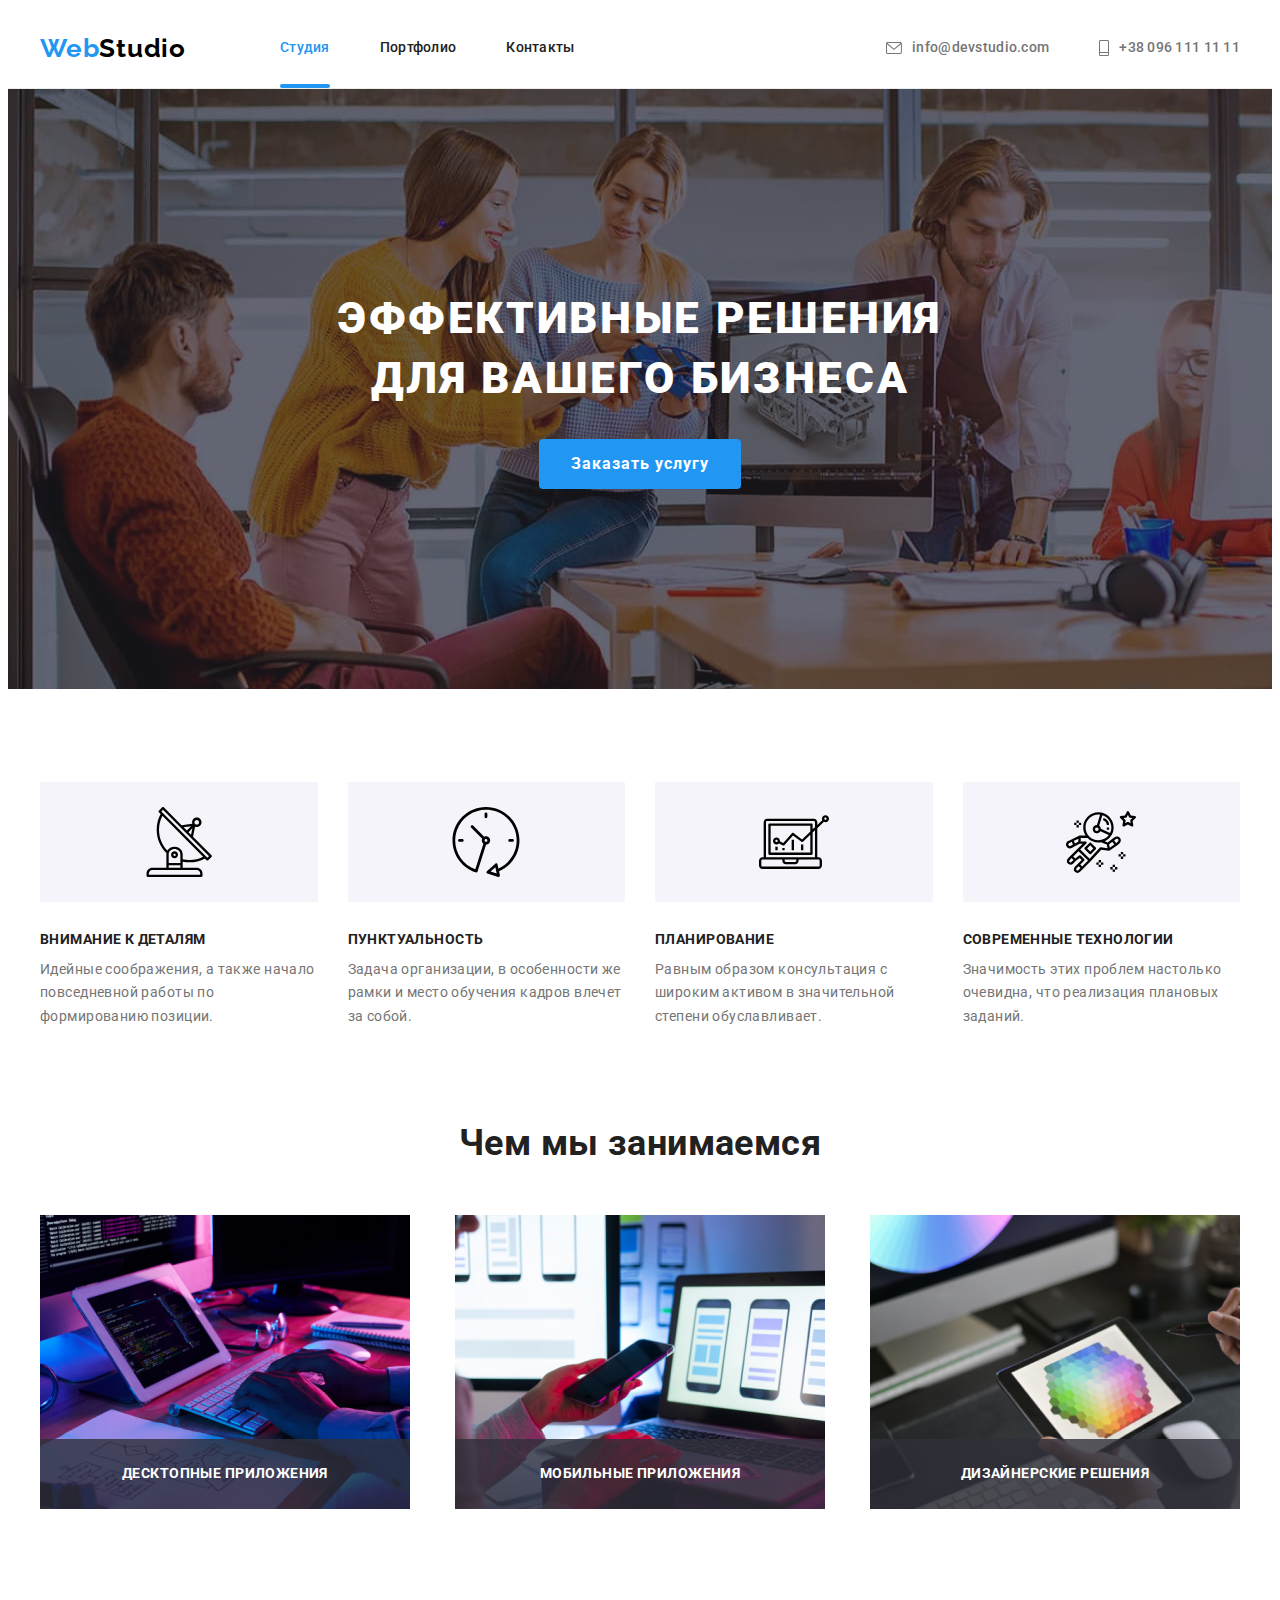
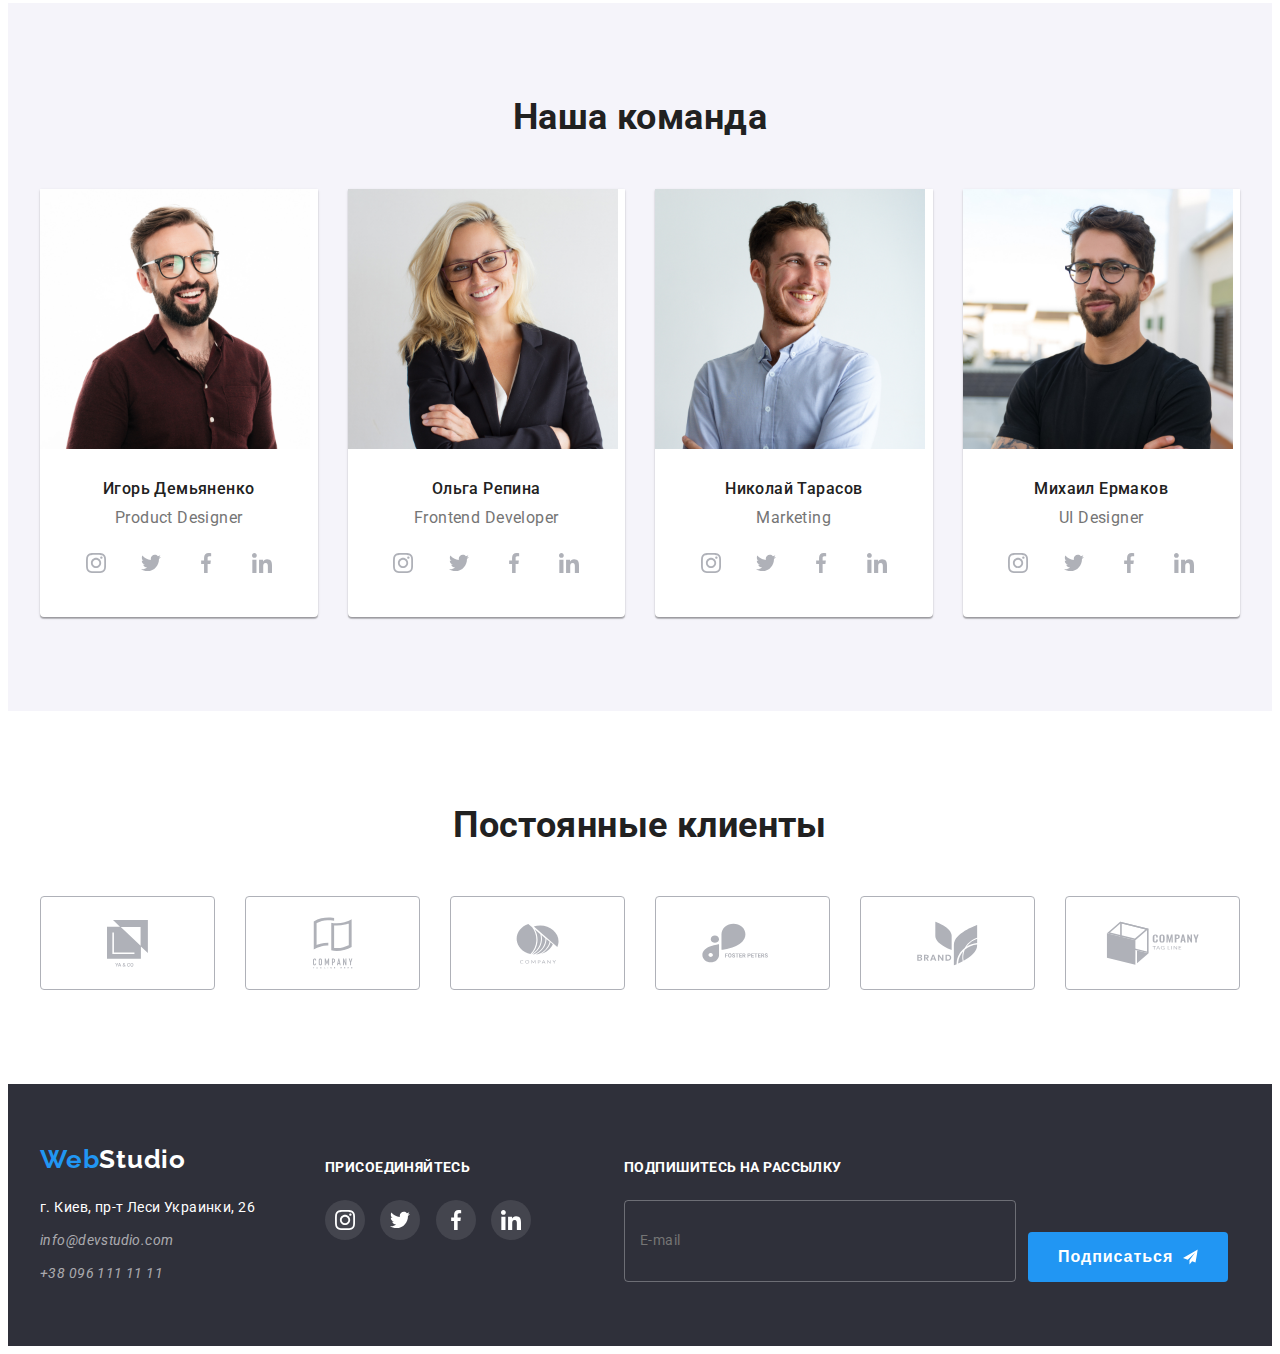
<file: index.html>
<!DOCTYPE html>
<html lang="ru">
<head>
    <meta charset="UTF-8">
    <meta http-equiv="X-UA-Compatible" content="IE=edge">
    <meta name="viewport" content="width=device-width, initial-scale=1.0">
    <title>Студия</title>
    <link href="https://fonts.googleapis.com/css2?family=Raleway:wght@700&family=Roboto:wght@400;500;700;900&display=swap" rel="stylesheet">
    <link rel="stylesheet" href="https://cdnjs.cloudflare.com/ajax/libs/modern-normalize/1.1.0/modern-normalize.min.css" integrity="sha512-wpPYUAdjBVSE4KJnH1VR1HeZfpl1ub8YT/NKx4PuQ5NmX2tKuGu6U/JRp5y+Y8XG2tV+wKQpNHVUX03MfMFn9Q==" crossorigin="anonymous" referrerpolicy="no-referrer" />
    <link rel="stylesheet" href="./css/styles.css">
</head>
<body>
    <header class="header">
        <div class="container">
        <nav class="menu">
            <a href="./index.html" class="logo link">Web<span class="logo-part">Studio</span></a>
            <ul class="list nav-list">
                <li class="item current-page-item "><a href="./index.html" class="menu-link link current-page-link">Студия</a></li>
                <li class="item"><a href="./portfolio.html" class="menu-link link">Портфолио</a></li>
                <li class="item"><a href="" class="menu-link link">Контакты</a></li>
            </ul>
            <ul class="contacts-list list">
              <li class="contacts-item">
                  <a href="mailto:info@devstudio.com" class="contacts-link link">
                      <svg class="icon-envelope" width="16" height="12"><use href="./symbol-defs.svg#icon-envelope"></use></svg>
                      <span>info@devstudio.com</span>
                    </a></li>
              <li class="contacts-item">
                  <a href="tel:+380961111111" class="contacts-link link">
                      <svg class="icon-phone" width="10" height="16"><use href="./symbol-defs.svg#icon-phone"></use></svg>
                      <span>+38 096 111 11 11</span>
                    </a></li>
        </ul>
        </nav>
        </div>
    </header>

    <main>
        <!-- герой -->
            <section class="hero">
             <div class="container">
                <h1 class="hero-header">Эффективные решения для вашего бизнеса</h1>
                <button type="button" data-modal-open class="buttons hero-button">Заказать услугу</button>
            </div> 
            </section>
        

        <!-- преимущества -->
        <section class="advantages section-padding">
         <div class="container">
            <h2 class="hidden">Преимущества</h2>
            <ul class="advantages-list list">
                <li class="advantages-item">
                    <div class="advantages-svg-wrapper">
                      <svg class="advantages-icons" width="70" height="70">
                        <use href="./symbol-defs.svg#icon-feature-1"></use>
                    </svg>
                                        </div>
                    <h3 class="advantages-header">Внимание к деталям</h3>
                    <p>Идейные соображения, а также начало повседневной работы по формированию позиции.</p>
                </li>
                <li class="advantages-item">
                    <div class="advantages-svg-wrapper">
                      <svg class="advantages-icons" width="70" height="70">
                        <use href="./symbol-defs.svg#icon-feature-2"></use>
                    </svg>
                                        </div>
                    <h3 class="advantages-header">Пунктуальность</h3>
                    <p>Задача организации, в особенности же рамки и место обучения кадров влечет за собой.</p>
                </li>
                <li class="advantages-item">
                    <div class="advantages-svg-wrapper">
                      <svg class="advantages-icons" width="70" height="70">
                        <use href="./symbol-defs.svg#icon-feature-3"></use>
                    </svg>
                                        </div>
                    <h3 class="advantages-header">Планирование</h3>
                    <p>Равным образом консультация с широким активом в значительной степени обуславливает.</p>
                </li>
                <li class="advantages-item">
                    <div class="advantages-svg-wrapper">
                      <svg class="advantages-icons" width="70" height="70">
                        <use href="./symbol-defs.svg#icon-feature-4"></use>
                    </svg>
                                        </div>
                    <h3 class="advantages-header">Современные технологии</h3>
                    <p>Значимость этих проблем настолько очевидна, что реализация плановых заданий.</p>
                </li>
            </ul>
            </div>
        </section>

        <!-- Чем мы занимаемся -->
        <section class="specialisation section-padding">
            <div class="container">
            <h2 class="section-header">Чем мы занимаемся</h2>
            <ul class="list">
                <li class="specialisation-item">
                    <div class="specialisation-item-wrapper">
                    <img src="./images/images-main-page/box1.jpg" alt="Написание кода" width="370">
                    <div class="text-wrapper">
                      <p class="specialisation-name">Десктопные приложения</p>
                    </div>
                </div></li>
                <li class="specialisation-item">
                    <div class="specialisation-item-wrapper">
                    <img src="./images/images-main-page/box2.jpg" alt="Адаптация контента под смарт
                    фон" width="370">
                    <div class="text-wrapper">
                      <p class="specialisation-name">Мобильные приложения</p>
                    </div>
                </div></li>
                <li class="specialisation-item">
                    <div class="specialisation-item-wrapper">
                    <img src="./images/images-main-page/box3.jpg" alt="Подбор цветов" width="370">
                    <div class="text-wrapper">
                      <p class="specialisation-name">Дизайнерские решения</p>
                    </div>    
                </div></li>
            </ul>
            </div>
        </section>

        <!-- Наша команда -->
        <section class="team section-padding">
            <div class="container">
            <h2 class="team-header">Наша команда</h2>
            <ul class="list">
                <li class="team-card">
                    <img src="./images/images-main-page/img.jpg" alt="Игорь Демьяненко" width="270">
                    <div class="members-description">
                    <h3 class="team-member">Игорь Демьяненко</h3>
                    <p lang="en" class="member-position">Product Designer</p>
                    <ul class="communities-list list">
                        <li class="communities-item">
                            <a href="" class="link communities-link">
                                <svg class="communities-icon-svg" width="20" height="20">
                                    <use href="./symbol-defs.svg#icon-instagram"></use>
                                </svg>
                            </a>
                        </li>
                        <li class="communities-item">
                            <a href="" class="link communities-link">
                                <svg class="communities-icon-svg" width="20" height="20">
                                    <use href="./symbol-defs.svg#icon-twitter"></use>
                                </svg>
                            </a>
                        </li>
                        <li class="communities-item">
                            <a href="" class="link communities-link">
                                <svg class="communities-icon-svg" width="20" height="20">
                                    <use href="./symbol-defs.svg#icon-facebook"></use>
                                </svg>
                            </a>
                        </li>
                        <li class="communities-item">
                            <a href="" class="link communities-link">
                                <svg class="communities-icon-svg" width="20" height="20">
                                    <use href="./symbol-defs.svg#icon-linkedin"></use>
                                </svg>
                            </a>
                        </li>
                    </ul>
                    </div>
                </li>
                <li class="team-card">
                    <img src="./images/images-main-page/img1.jpg" alt="Ольга Репина" width="270">
                    <div class="members-description">
                    <h3 class="team-member">Ольга Репина</h3>
                    <p lang="en" class="member-position">Frontend Developer</p>
                    <ul class="communities-list list">
                        <li class="communities-item">
                            <a href="" class="link communities-link">
                                <svg class="communities-icon-svg" width="20" height="20">
                                    <use href="./symbol-defs.svg#icon-instagram"></use>
                                </svg>
                            </a>
                        </li>
                        <li class="communities-item">
                            <a href="" class="link communities-link">
                                <svg class="communities-icon-svg" width="20" height="20">
                                    <use href="./symbol-defs.svg#icon-twitter"></use>
                                </svg>
                            </a>
                        </li>
                        <li class="communities-item">
                            <a href="" class="link communities-link">
                                <svg class="communities-icon-svg" width="20" height="20">
                                    <use href="./symbol-defs.svg#icon-facebook"></use>
                                </svg>
                            </a>
                        </li>
                        <li class="communities-item">
                            <a href="" class="link communities-link">
                                <svg class="communities-icon-svg" width="20" height="20">
                                    <use href="./symbol-defs.svg#icon-linkedin"></use>
                                </svg>
                            </a>
                        </li>
                    </ul>
                    </div>
                </li>
                <li class="team-card">
                    <img src="./images/images-main-page/img2.jpg" alt="Николай Тарасов" width="270">
                    <div class="members-description">
                    <h3 class="team-member">Николай Тарасов</h3>
                    <p lang="en" class="member-position">Marketing</p>
                    <ul class="communities-list list">
                        <li class="communities-item">
                            <a href="" class="link communities-link">
                                <svg class="communities-icon-svg" width="20" height="20">
                                    <use href="./symbol-defs.svg#icon-instagram"></use>
                                </svg>
                            </a>
                        </li>
                        <li class="communities-item">
                            <a href="" class="link communities-link">
                                <svg class="communities-icon-svg" width="20" height="20">
                                    <use href="./symbol-defs.svg#icon-twitter"></use>
                                </svg>
                            </a>
                        </li>
                        <li class="communities-item">
                            <a href="" class="link communities-link">
                                <svg class="communities-icon-svg" width="20" height="20">
                                    <use href="./symbol-defs.svg#icon-facebook"></use>
                                </svg>
                            </a>
                        </li>
                        <li class="communities-item">
                            <a href="" class="link communities-link">
                                <svg class="communities-icon-svg" width="20" height="20">
                                    <use href="./symbol-defs.svg#icon-linkedin"></use>
                                </svg>
                            </a>
                        </li>
                    </ul>
                    </div>
                </li>
                <li class="team-card">
                    <img src="./images/images-main-page/img3.jpg" alt="Михаил Ермаков" width="270">
                    <div class="members-description">
                    <h3 class="team-member">Михаил Ермаков</h3>
                    <p lang="en" class="member-position">UI Designer</p>
                    <ul class="communities-list list">
                        <li class="communities-item">
                            <a href="" class="link communities-link">
                                <svg class="communities-icon-svg" width="20" height="20">
                                    <use href="./symbol-defs.svg#icon-instagram"></use>
                                </svg>
                            </a>
                        </li>
                        <li class="communities-item">
                            <a href="" class="link communities-link">
                                <svg class="communities-icon-svg" width="20" height="20">
                                    <use href="./symbol-defs.svg#icon-twitter"></use>
                                </svg>
                            </a>
                        </li>
                        <li class="communities-item">
                            <a href="" class="link communities-link">
                                <svg class="communities-icon-svg" width="20" height="20">
                                    <use href="./symbol-defs.svg#icon-facebook"></use>
                                </svg>
                            </a>
                        </li>
                        <li class="communities-item">
                            <a href="" class="link communities-link">
                                <svg class="communities-icon-svg" width="20" height="20">
                                    <use href="./symbol-defs.svg#icon-linkedin"></use>
                                </svg>
                            </a>
                        </li>
                    </ul>
                    </div>
                </li>
            </ul>
            </div>
        </section>

  <!-- Постоянные клиенты -->
        <section class="section-padding regular-clients">
<div class="container">
    <h2 class="section-header">Постоянные клиенты</h2>
    <ul class="list clients-list">
        <li class="clients-list-item">
            <a href="" class="link">
                <svg class="clients-icon-svg"  width="41" height="47">
                    <use href="./symbol-defs.svg#icon-client-1"></use>
                </svg>
            </a>
        </li>
        <li class="clients-list-item">
            <a href="" class="link">
                <svg width="40" height="52" class="clients-icon-svg">
                    <use href="./symbol-defs.svg#icon-client-2"></use>
                </svg>
            </a>
        </li>
        <li class="clients-list-item">
            <a href="" class="link">
                <svg width="43" height="41" class="clients-icon-svg">
                    <use href="./symbol-defs.svg#icon-client-3"></use>
                </svg>
            </a>
        </li>
        <li class="clients-list-item">
            <a href="" class="link">
                <svg width="84" height="40" class="clients-icon-svg">
                    <use href="./symbol-defs.svg#icon-client-4"></use>
                </svg>
            </a>
        </li>
        <li class="clients-list-item">
            <a href="" class="link">
                <svg width="63" height="45" class="clients-icon-svg">
                    <use href="./symbol-defs.svg#icon-client-5"></use>
                </svg>
            </a>
        </li>
        <li class="clients-list-item">
            <a href="" class="link">
                <svg width="94" height="44" class="clients-icon-svg">
                    <use href="./symbol-defs.svg#icon-client-6"></use>
                </svg>
            </a>
        </li>
    </ul>
</div>
        </section>
    </main>
    <footer class="footer">
        <div class="container">
            <div class="footer-first-flex">
        <a href="./index.html" class="logo link">Web<span class="logo-part">Studio</span></a>
            <address>
               <ul class="list">
                   <li class="address-item"><a href="https://www.google.com/maps/place/%D0%B1%D1%83%D0%BB.+%D0%9B%D0%B5%D1%81%D0%B8+%D0%A3%D0%BA%D1%80%D0%B0%D0%B8%D0%BD%D0%BA%D0%B8,+26,+%D0%9A%D0%B8%D0%B5%D0%B2,+02000/@50.4265807,30.5383858,17z/data=!3m1!4b1!4m5!3m4!1s0x40d4cf0e033ecbe9:0x57a4dffefec77da0!8m2!3d50.4265807!4d30.5383858?shorturl=1" class="link place">г. Киев, пр-т Леси Украинки, 26</a></li>
                   <li class="address-item"><a href="mailto:info@devstudio.com" class="contacts link">info@devstudio.com</a></li>
                   <li class="address-item"><a href="tel:+380961111111" class="contacts link">+38 096 111 11 11</a></li>
               </ul>
            </address>
            </div>
            <div class="footer-second-flex">
            <b class="footer-communities-header">ПРИСОЕДИНЯЙТЕСЬ</b>
            <ul class="communities-list list">
                        <li class="communities-item">
                            <a href="" class="link communities-link">
                                <svg class="communities-icon-svg" width="20" height="20">
                                    <use href="./symbol-defs.svg#icon-instagram"></use>
                                </svg>
                            </a>
                        </li>
                        <li class="communities-item">
                            <a href="" class="link communities-link">
                                <svg class="communities-icon-svg" width="20" height="20">
                                    <use href="./symbol-defs.svg#icon-twitter"></use>
                                </svg>
                            </a>
                        </li>
                        <li class="communities-item">
                            <a href="" class="link communities-link">
                                <svg class="communities-icon-svg" width="20" height="20">
                                    <use href="./symbol-defs.svg#icon-facebook"></use>
                                </svg>
                            </a>
                        </li>
                        <li class="communities-item">
                            <a href="" class="link communities-link">
                                <svg class="communities-icon-svg" width="20" height="20">
                                    <use href="./symbol-defs.svg#icon-linkedin"></use>
                                </svg>
                            </a>
                        </li>
                    </ul>
            </div>
            <div class="footer-third-flex">
                <b class="footer-email-header">Подпишитесь на рассылку</b>
                    <form class="email-form">
                        <label class="email-field">
                            <input type="email" name="user-email" class="email-input" placeholder=" ">
                            <span class="email-form-label">E-mail</span>
                        </label>
                        <button type="submit" class="subscribe-button">
                        <span class="subscribe-button-text">Подписаться</span>
                        <svg width="24" height="24" class="icon-send">
                            <use href="./symbol-defs.svg#icon-send"></use>
                        </svg>
                    </button>
                    </form>
            </div>
            </div>
    </footer>
    <div data-modal class="backdrop is-hidden">
        <div class="modal-window">
            <button type="button" data-modal-close class="close-button"><svg width="18" height="18">
            <use href="./symbol-defs.svg#icon-close"></use>
        </svg></button>
        <p class="modal-text">Оставьте свои данные, мы вам перезвоним</p>
        <form>
        <label class="form-field">
            <span class="form-label">Имя</span>
                <input name="form-user-name" type="text" class="form-input">
                      <span class="input-icon">
                        <svg width="18" height="18">
                          <use href="./symbol-defs.svg#icon-person"></use>
                </svg>
            </span>
        </label>
        <label class="form-field">
            <span class="form-label">Телефон</span>
                <input name="form-telephone" type="tel" class="form-input">
                  <span class="input-icon">
                        <svg width="18" height="18">
                          <use href="./symbol-defs.svg#icon-telephone"></use>
                </svg>
            </span>
        </label>
        <label class="form-field">
            <span class="form-label">Почта</span>
                <input name="form-email" type="email" class="form-input">
                  <span class="input-icon">
                        <svg width="18" height="18">
                          <use href="./symbol-defs.svg#icon-email"></use>
                </svg>
            </span>
        </label>
        <label class="form-field">
            <span class="form-label">Комментарий</span>
            <textarea name="form-comment"  class="form-input form-input-area" placeholder="Введите текст"></textarea>
        </label>
        <label class="form-field checkbox-form-field">
            <input name="form-terms" type="checkbox" class="checkbox-input hidden" value="true">
            <span class="checkbox-label">Соглашаюсь с рассылкой и принимаю <a class="link" href="">Условия договора</a></span>
            <span class="checkbox-icon"></span>
        </label>
        <button type="submit" class="submit-button-modal buttons">Отправить</button>
        </form>
        </div>
    </div>
    <script src="./js/modal.js"></script>
</body>
</html>
</file>
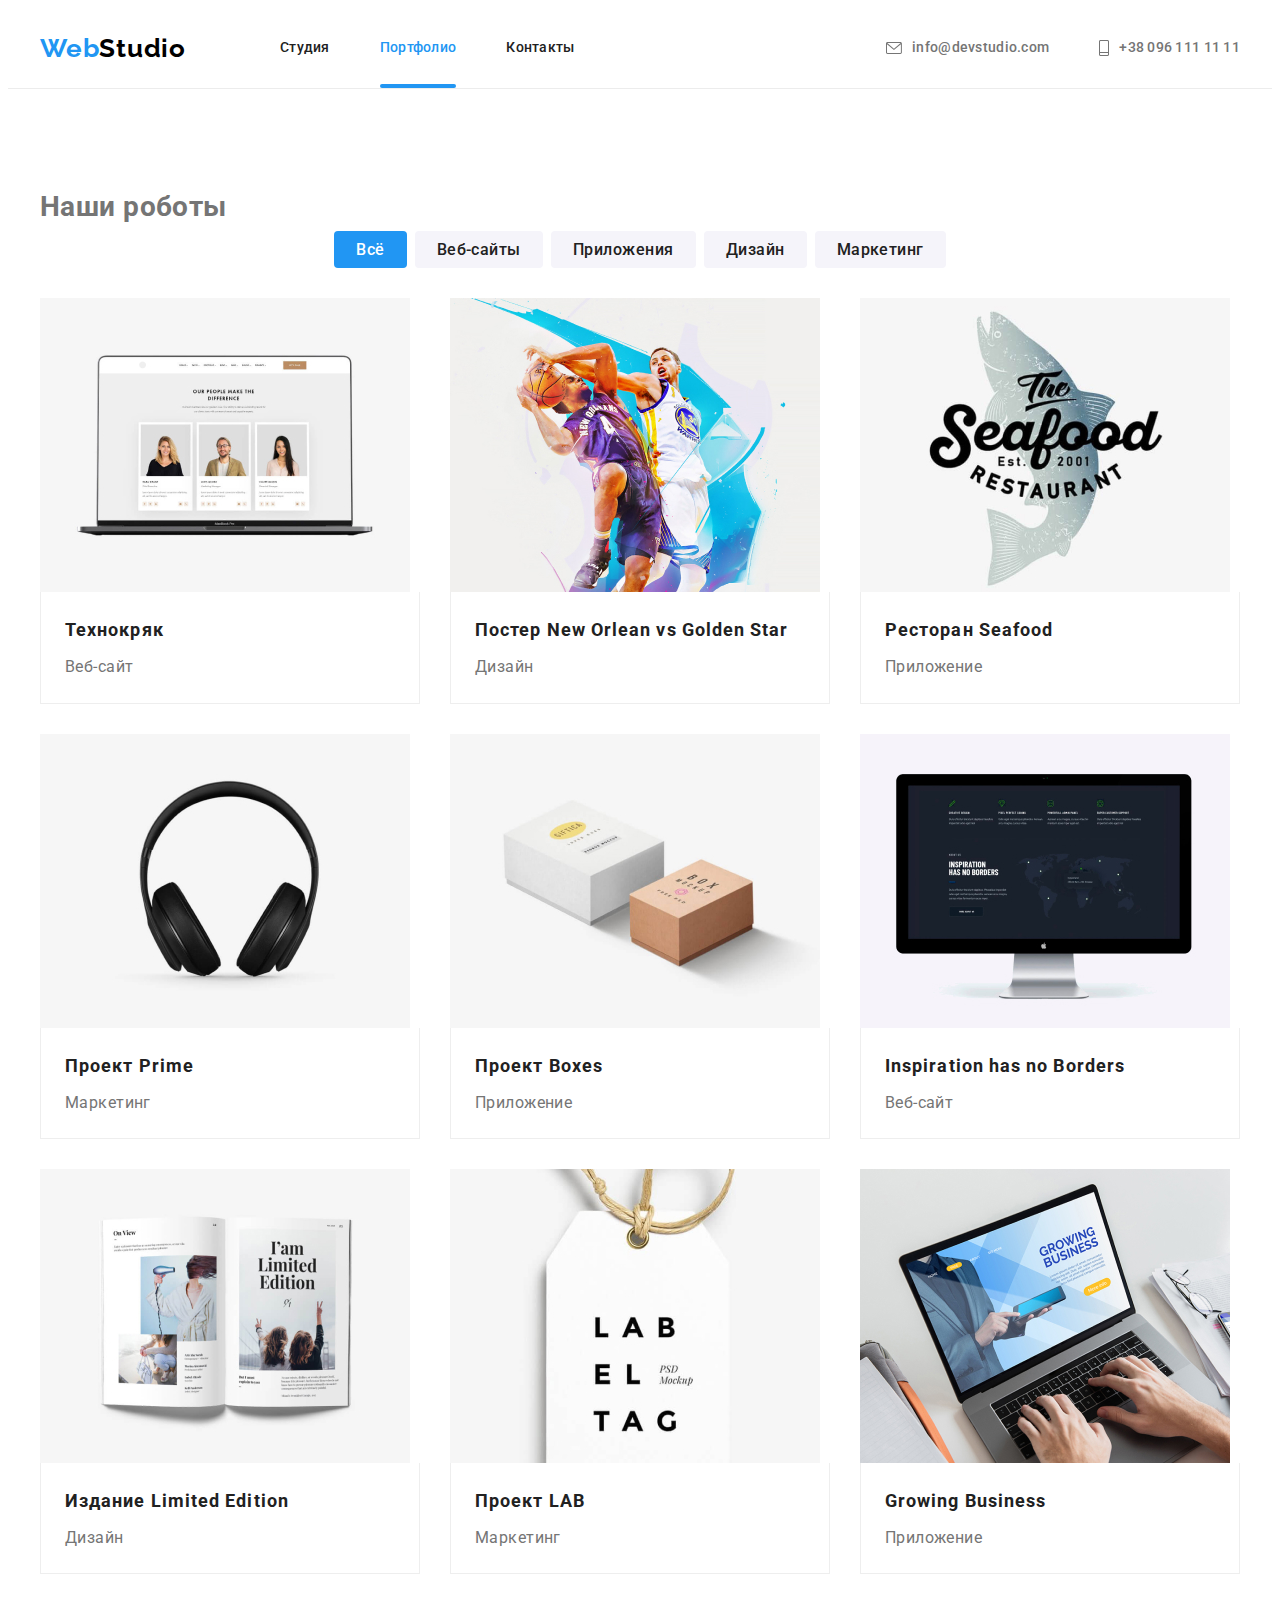
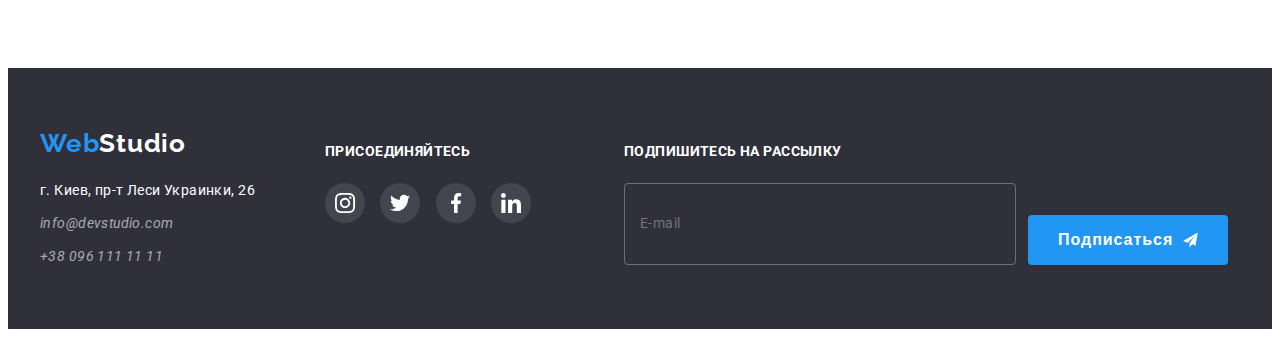
<file: portfolio.html>
<!DOCTYPE html>
<html lang="ru">
<head>
    <meta charset="UTF-8">
    <meta http-equiv="X-UA-Compatible" content="IE=edge">
    <meta name="viewport" content="width=device-width, initial-scale=1.0">
    <title>Портфолио</title>
    <link href="https://fonts.googleapis.com/css2?family=Raleway:wght@700&family=Roboto:wght@400;500;700;900&display=swap" rel="stylesheet">
    <link rel="stylesheet" href="https://cdnjs.cloudflare.com/ajax/libs/modern-normalize/1.1.0/modern-normalize.min.css" integrity="sha512-wpPYUAdjBVSE4KJnH1VR1HeZfpl1ub8YT/NKx4PuQ5NmX2tKuGu6U/JRp5y+Y8XG2tV+wKQpNHVUX03MfMFn9Q==" crossorigin="anonymous" referrerpolicy="no-referrer" />
    <link rel="stylesheet" href="./css/styles.css">
</head>
<body>

            <header class="header">
        <div class="container">
        <nav class="menu">
            <a href="./index.html" class="logo link">Web<span class="logo-part">Studio</span></a>
            <ul class="list nav-list">
                <li class="item"><a href="./index.html" class="menu-link link">Студия</a></li>
                <li class="item current-page-item"><a href="./portfolio.html" class="menu-link link current-page-link">Портфолио</a></li>
                <li class="item"><a href="" class="menu-link link">Контакты</a></li>
            </ul>
            <ul class="contacts-list list">
              <li class="contacts-item">
                  <a href="mailto:info@devstudio.com" class="contacts-link link">
                      <svg class="icon-envelope" width="16" height="12"><use href="./symbol-defs.svg#icon-envelope"></use></svg>
                      <span>info@devstudio.com</span>
                    </a></li>
              <li class="contacts-item">
                  <a href="tel:+380961111111" class="contacts-link link">
                      <svg class="icon-phone" width="10" height="16"><use href="./symbol-defs.svg#icon-phone"></use></svg>
                      <span>+38 096 111 11 11</span>
                    </a></li>
        </ul>
        </nav>
        </div>
    </header>

   <main>
       <section class="projects">
           <div class="container">
           <h1 class="hidden-title">Наши роботы</h1>
           <ul class="filter list">
               <li class="item"><button type="button" class="filter-buttons buttons current-button">Всё</button></li>
               <li class="item"><button type="button" class="filter-buttons buttons">Веб-сайты</button></li>
               <li class="item"><button type="button" class="filter-buttons buttons">Приложения</button></li>
               <li class="item"><button type="button" class="filter-buttons buttons">Дизайн</button></li>
               <li class="item"><button type="button" class="filter-buttons buttons">Маркетинг</button></li>
           </ul>
           <ul class="projects-list list">
               <li class="cards">
                <a href="" class="link">
                <div class="card-thumb">
                  <img src="./images/images-page-portfolio/img0.jpg" alt="Страница сайта Технокряк" width="370">
                  <p class="overlay-text">Ресурс предлагает комплексные предложения с разным уровнем функционала и сервисов. Все это позволит посетителю получить исчерпывающие сведения о компании или частном лице.</p>
                </div>
                <div class="card-description">
                    <h2 class="card-name">Технокряк</h2>
                    <p class="card-type">Веб-сайт</p>
                </div>
                </a></li>
               <li class="cards">
                <a href="" class="link">
                <div class="card-thumb">
                  <img src="./images/images-page-portfolio/img1.jpg" alt="Баскетболисты играют" width="370" class="basketball-card"> 
                  <p class="overlay-text">Ресурс предлагает комплексные предложения с разным уровнем функционала и сервисов. Все это позволит посетителю получить исчерпывающие сведения о компании или частном лице.</p>
                </div>   
                    <div class="card-description">
                    <h2 class="card-name">Постер <span lang="en">New Orlean vs Golden Star</span></h2>
                    <p class="card-type">Дизайн</p>
                </div>
                </a></li>
               <li class="cards">
                <a href="" class="link">
                <div class="card-thumb">
                  <img src="./images/images-page-portfolio/img2.jpg" alt="Лого ресторана Seafood" width="370">
                  <p class="overlay-text">Ресурс предлагает комплексные предложения с разным уровнем функционала и сервисов. Все это позволит посетителю получить исчерпывающие сведения о компании или частном лице.</p>
                </div>   
                    <div class="card-description">
                    <h2 class="card-name">Ресторан <span lang="en">Seafood</span></h2>
                     <p class="card-type">Приложение</p>
                     </div>
                </a></li>
               <li class="cards">
                <a href="" class="link">
                <div class="card-thumb">
                  <img src="./images/images-page-portfolio/img3.jpg" alt="Наушники" width="370">
                  <p class="overlay-text">Ресурс предлагает комплексные предложения с разным уровнем функционала и сервисов. Все это позволит посетителю получить исчерпывающие сведения о компании или частном лице.</p>
                </div>   
                    <div class="card-description">
                    <h2 class="card-name">Проект <span lang="en">Prime</span></h2>
                    <p class="card-type">Маркетинг</p>
                </div>
                </a></li>
               <li class="cards">
                <a href="" class="link">
                <div class="card-thumb">
                  <img src="./images/images-page-portfolio/img4.jpg" alt="Коробки" width="370">
                  <p class="overlay-text">Ресурс предлагает комплексные предложения с разным уровнем функционала и сервисов. Все это позволит посетителю получить исчерпывающие сведения о компании или частном лице.</p>
                </div>   
                    <div class="card-description">
                    <h2 class="card-name">Проект <span lang="en">Boxes</span></h2>
                    <p class="card-type">Приложение</p>
                </div>
                </a></li>
               <li class="cards">
                <a href="" class="link">
                <div class="card-thumb">
                  <img src="./images/images-page-portfolio/img5.jpg" alt=" Страница сайта Inspiration has no Borders" width="370">
                  <p class="overlay-text">Ресурс предлагает комплексные предложения с разным уровнем функционала и сервисов. Все это позволит посетителю получить исчерпывающие сведения о компании или частном лице.</p>
                </div>   
                    <div class="card-description">
                    <h2 lang="en" class="card-name">Inspiration has no Borders</h2>
                    <p class="card-type">Веб-сайт</p>
               </div>
                </a></li>
               <li class="cards">
                <a href="" class="link">
                <div class="card-thumb">
                  <img src="./images/images-page-portfolio/img6.jpg" alt="Открытая книга" width="370">
                  <p class="overlay-text">Ресурс предлагает комплексные предложения с разным уровнем функционала и сервисов. Все это позволит посетителю получить исчерпывающие сведения о компании или частном лице.</p>
                </div>   
                    <div class="card-description">
                    <h2 class="card-name">Издание <span lang="en">Limited Edition</span></h2>
                    <p class="card-type">Дизайн</p>
                 </div>
                </a></li>
               <li class="cards">
                <a href="" class="link">
                <div class="card-thumb">
                  <img src="./images/images-page-portfolio/img7.jpg" alt="Логотип проекта" width="370">
                  <p class="overlay-text">Ресурс предлагает комплексные предложения с разным уровнем функционала и сервисов. Все это позволит посетителю получить исчерпывающие сведения о компании или частном лице.</p>
               </div>   
                   <div class="card-description">
                   <h2 class="card-name">Проект <span lang="en">LAB</span></h2>
                   <p class="card-type">Маркетинг</p>
               </div>
                </a></li>
                <li class="cards">
                 <a href="" class="link">
                    <div class="card-thumb">
                      <img src="./images/images-page-portfolio/img8.jpg" alt="Приложение Growing Business на ноутбуке" width="370">
                      <p class="overlay-text">Ресурс предлагает комплексные предложения с разным уровнем функционала и сервисов. Все это позволит посетителю получить исчерпывающие сведения о компании или частном лице.</p>
                    </div>
                        <div class="card-description">
                    <h2 lang="en" class="card-name">Growing Business</h2>
                    <p class="card-type">Приложение</p>
                 </div>
                </a></li>
           </ul>
           </div>
       </section>
   </main>
     <footer class="footer">
        <div class="container">
            <div class="footer-first-flex">
        <a href="./index.html" class="logo link">Web<span class="logo-part">Studio</span></a>
            <address>
               <ul class="list">
                   <li class="address-item"><a href="https://www.google.com/maps/place/%D0%B1%D1%83%D0%BB.+%D0%9B%D0%B5%D1%81%D0%B8+%D0%A3%D0%BA%D1%80%D0%B0%D0%B8%D0%BD%D0%BA%D0%B8,+26,+%D0%9A%D0%B8%D0%B5%D0%B2,+02000/@50.4265807,30.5383858,17z/data=!3m1!4b1!4m5!3m4!1s0x40d4cf0e033ecbe9:0x57a4dffefec77da0!8m2!3d50.4265807!4d30.5383858?shorturl=1" class="link place">г. Киев, пр-т Леси Украинки, 26</a></li>
                   <li class="address-item"><a href="mailto:info@devstudio.com" class="contacts link">info@devstudio.com</a></li>
                   <li class="address-item"><a href="tel:+380961111111" class="contacts link">+38 096 111 11 11</a></li>
               </ul>
            </address>
            </div>
            <div class="footer-second-flex">
            <b class="footer-communities-header">ПРИСОЕДИНЯЙТЕСЬ</b>
            <ul class="communities-list list">
                        <li class="communities-item">
                            <a href="" class="link communities-link">
                                <svg class="communities-icon-svg" width="20" height="20">
                                    <use href="./symbol-defs.svg#icon-instagram"></use>
                                </svg>
                            </a>
                        </li>
                        <li class="communities-item">
                            <a href="" class="link communities-link">
                                <svg class="communities-icon-svg" width="20" height="20">
                                    <use href="./symbol-defs.svg#icon-twitter"></use>
                                </svg>
                            </a>
                        </li>
                        <li class="communities-item">
                            <a href="" class="link communities-link">
                                <svg class="communities-icon-svg" width="20" height="20">
                                    <use href="./symbol-defs.svg#icon-facebook"></use>
                                </svg>
                            </a>
                        </li>
                        <li class="communities-item">
                            <a href="" class="link communities-link">
                                <svg class="communities-icon-svg" width="20" height="20">
                                    <use href="./symbol-defs.svg#icon-linkedin"></use>
                                </svg>
                            </a>
                        </li>
                    </ul>
            </div>
            <div class="footer-third-flex">
                <b class="footer-email-header">Подпишитесь на рассылку</b>
                    <form class="email-form">
                        <label class="email-field">
                            <input type="email" name="user-email" class="email-input" placeholder=" ">
                            <span class="email-form-label">E-mail</span>
                        </label>
                        <button type="submit" class="subscribe-button">
                        <span class="subscribe-button-text">Подписаться</span>
                        <svg width="24" height="24" class="icon-send">
                            <use href="./symbol-defs.svg#icon-send"></use>
                        </svg>
                    </button>
                    </form>
            </div>
            </div>
    </footer>
</body>
</html>
</file>
<file: css/styles.css>
p,
h1,
h2,
h3,
h4,
h5,
h6 {
  margin: 0px;
}

ul,
ol {
  margin: 0px;
  padding-left: 0px;
}

img {
  display: block;
}

.link {
  text-decoration: none;
  margin: 0;
  padding: 0;
  color: inherit;
}
.list {
  list-style-type: none;
  margin: 0;
  padding: 0;
}

.buttons {
  font-family: inherit;
  cursor: pointer;
  border: none;
  border-radius: 4px;
}
.container {
  width: 1200px;
  padding-left: 15px;
  padding-right: 15px;
  margin: 0 auto;
}

.section-padding {
  padding-top: var(--typical-value);
  padding-bottom: var(--typical-value);
}

/* COLORS */

:root {
  --primary-main-color: #212121;
  --secondary-main-color: #ffffff;
  --accent-color: #2196f3;
  --text-color: #757575;
  --extra-text-color: rgba(255, 255, 255, 0.6);
  --secondary-background-color: #f5f4fa;
  --extra-background-color: #2f303a;
  --typical-value: 94px;
  --typical-margine: 30px;
  --typical-transition: color 250ms cubic-bezier(0.4, 0, 0.2, 1),
    box-shadow 250ms cubic-bezier(0.4, 0, 0.2, 1),
    background-color 250ms cubic-bezier(0.4, 0, 0.2, 1);
}

/* BODY */

body {
  font-family: "Roboto", sans-serif;
  font-style: normal;
  font-weight: 400;
  font-size: 14px;
  line-height: 1.7;
  letter-spacing: 0.03em;
  color: var(--text-color);
  background-color: var(--secondary-main-color);
}

/* HEADER */

.header {
  font-weight: 500;
  line-height: 1.14;
  letter-spacing: 0.02em;
  border-bottom: 1px solid #ececec;
}

/* ЛОГОТИП */

.logo {
  font-family: "Raleway", sans-serif;
  font-style: normal;
  font-weight: 700;
  font-size: 26px;
  line-height: 1.19;
  letter-spacing: 0.03em;
  color: #2196f3;
}

.header .logo-part {
  color: #000000;
}

/* НАВИГАЦИЯ */

.menu {
  display: flex;
  align-items: center;
}

.nav-list {
  display: flex;
  margin-left: var(--typical-value);
}

.nav-list .menu-link {
  color: var(--primary-main-color);
  transition: var(--typical-transition);

  display: block;
  padding-top: 32px;
  padding-bottom: 32px;
}

.nav-list .item + .item {
  margin-left: 50px;
}

.contacts-list {
  display: flex;
  margin-left: auto;
}

.contacts-item + .contacts-item {
  margin-left: 50px;
}

.contacts-link {
  color: var(--text-color);
  fill: currentColor;
  transition: var(--typical-transition);

  display: flex;
  align-items: center;
}

.icon-envelope {
  margin-right: 10px;
}

.icon-phone {
  margin-right: 10px;
}

.header .contacts {
  padding-top: 32px;
  padding-bottom: 32px;
}

.nav-list .menu-link:hover,
.nav-list .menu-link:focus,
.contacts-link:hover,
.contacts-link:focus {
  color: var(--accent-color);
}

.nav-list .current-page-link {
  color: var(--accent-color);
}

.header .item {
  position: relative;
}

@keyframes menuAnimation {
  0% {
    transform: scaleX(0%);
  }
  100% {
    transform: scaleX(100%);
  }
}

.header .item::after {
  content: "";
  display: block;
  position: absolute;
  left: 0;
  bottom: 0;

  width: 100%;
  height: 4px;
  border-radius: 2px;

  background-color: var(--accent-color);
  transform: scaleX(0);
  transition: transform 250ms cubic-bezier(0.4, 0, 0.2, 1);
}

.header .item:hover::after {
  transform: scaleX(1);
}

.header .current-page-item::after {
  transform: scaleX(1);
  animation-name: menuAnimation;
  animation-duration: 250ms;
  animation-timing-function: cubic-bezier(0.4, 0, 0.2, 1);
}

/* ГЕРОЙ */

.hero {
  background-color: var(--extra-background-color);
  background-image: linear-gradient(
      rgba(47, 48, 58, 0.4),
      rgba(47, 48, 58, 0.4)
    ),
    url(../images/images-main-page/hero-img.jpg);
  max-height: 600px;
  max-width: 1600px;
  background-repeat: no-repeat;
  background-size: cover;
  text-align: center;

  padding-top: 200px;
  padding-bottom: 200px;
  margin: 0 auto;
}

.hero-header {
  font-weight: 900;
  font-size: 44px;
  line-height: 1.36;
  text-align: center;
  letter-spacing: 0.06em;
  text-transform: uppercase;
  display: inline-block;
  color: var(--secondary-main-color);

  max-width: 696px;
  margin-bottom: 30px;
}

.hero-button {
  font-weight: 700;
  font-size: 16px;
  line-height: 1.88;
  align-items: center;
  letter-spacing: 0.06em;
  background-color: var(--accent-color);
  color: var(--secondary-main-color);
  transition: var(--typical-transition);

  display: block;
  margin: 0 auto;
  padding: 10px 32px;
}

.hero-button:hover,
.hero-button:focus,
.subscribe-button:hover,
.subscribe-button:focus {
  background-color: var(--secondary-main-color);
  color: var(--secondary-main-color);
  background-color: #188ce8;
   box-shadow: 0px 2px 2px 0px #0000001f, 0px 1px 2px 0px #00000014,
    0px 3px 1px 0px #0000001a;
}

/* ПРЕИМУЩЕСТВА */

.advantages {
  padding-bottom: 0;
}

.advantages .list {
  display: flex;
  justify-content: space-between;
}

.advantages-item {
  flex-basis: calc((100% - 90px) / 4);
}

.advantages-item + .advantages-item {
  margin-left: var(--typical-margine);
}

.advantages-svg-wrapper {
  height: 120px;
  width: 100%;
  background-color: #f5f4fa;
  display: flex;
  justify-content: center;
  align-items: center;

  margin-bottom: 30px;
}

.hidden {
  width: 1px;
  height: 1px;
  overflow: hidden;
  opacity: 0;
  margin: -1px;
}

.advantages-header {
  font-weight: 700;
  font-size: 14px;
  line-height: 1.14;
  text-transform: uppercase;
  color: var(--primary-main-color);

  margin-bottom: 10px;
}

/* ЧЕМ МЫ ЗАНИМАЕМСЯ */

.section-header {
  font-weight: 700;
  font-size: 36px;
  line-height: 1.16;
  text-align: center;
  color: var(--primary-main-color);

  margin-bottom: 50px;
}

.specialisation .list {
  display: flex;
  justify-content: space-between;
}

.specialisation-item {
  flex-basis: calc((100% - 90px) / 4);
  position: relative;
}

.specialisation-item + .specialisation-item {
  margin-left: var(--typical-margine);
}

.specialisation-item .text-wrapper {
  position: absolute;
  bottom: 0;

  display: flex;
  justify-content: center;
  align-items: center;
  width: 100%;
  height: 70px;

  background-color: rgba(47, 48, 58, 0.8);
}

/* НАША КОМАНДА */

.team {
  background-color: var(--secondary-background-color);
}

.team .list {
  display: flex;
  justify-content: space-between;
}

.team-card {
  box-shadow: 0px 1px 3px rgba(0, 0, 0, 0.12), 0px 1px 1px rgba(0, 0, 0, 0.14),
    0px 2px 1px rgba(0, 0, 0, 0.2);
  border-radius: 0px 0px 4px 4px;
  background-color: var(--secondary-main-color);

  flex-basis: calc((100% - 90px) / 4);
}

.team-card + .team-card {
  margin-left: var(--typical-margine);
}

.members-description {
  padding-top: 30px;
  padding-bottom: 30px;
}

.team-header {
  font-weight: 700;
  font-size: 36px;
  line-height: 1.16;
  text-align: center;
  color: var(--primary-main-color);

  margin-bottom: 50px;
}

.team-member {
  font-weight: 500;
  font-size: 16px;
  line-height: 1.19;
  text-align: center;
  color: var(--primary-main-color);
}

.member-position {
  font-size: 16px;
  line-height: 1.19;
  text-align: center;
  margin-top: 10px;
}

.communities-list {
  display: flex;
  justify-content: space-between;
  height: 44px;
  width: 206px;

  margin-top: 16px;
  margin-left: auto;
  margin-right: auto;
}

.communities-item {
  height: 40px;
  width: 40px;
  border-radius: 50%;
  color: #afb1b8;
  transition: var(--typical-transition);

  display: flex;
  justify-content: center;
  align-items: center;
}

.communities-item + .communities-item {
  margin-left: 10px;
}

.communities-icon-svg {
  display: block;
  fill: currentColor;
}

.communities-item:hover,
.communities-item:focus {
  color: var(--secondary-main-color);
  background-color: var(--accent-color);
}

/* ПОСТОЯННЫЕ КЛИЕНТЫ */

.clients-list {
  display: flex;
  justify-content: space-between;
}

.clients-list-item {
  color: #afb1b8;
  border: 1px solid currentColor;
  border-radius: 4px;
  transition: var(--typical-transition);
  flex-basis: calc((100% - 150px) / 6);
}

.clients-list-item + .clients-list-item {
  margin-left: var(--typical-margine);
}

.clients-list-item .link {
  display: flex;
  justify-content: center;
  align-items: center;
  height: 92px;
  width: 100%;
}

.clients-icon-svg {
  fill: currentColor;
}

.clients-list-item:hover,
.clients-list-item:focus {
  color: var(--accent-color);
}

/* FOOTER */
.footer {
  background-color: var(--extra-background-color);

  padding-top: 60px;
  padding-bottom: 60px;
}

.footer .logo-part {
  color: var(--secondary-main-color);
}

.footer .list {
  margin-top: 20px;
}

.footer .address-item + .address-item {
  margin-top: 9px;
}

.footer .place {
  font-style: normal;
  color: var(--secondary-main-color);
  transition: var(--typical-transition);
}

.footer .place:hover,
.footer .place:focus {
  color: var(--accent-color);
}

.footer .contacts {
  color: var(--extra-text-color);
  transition: var(--typical-transition);
}

.contacts:hover,
.contacts:focus {
  color: var(--accent-color);
}

/* ПРИСОЕДИНЯЙТЕСЬ (FOOTER) */

.footer > .container {
  display: flex;
}

.footer-second-flex {
  width: 206px;

  margin-left: 70px;
  margin-top: 12px;
}

.footer-communities-header,
.specialisation-name,
.footer-email-header {
  font-weight: 700;
  font-size: 14px;
  line-height: 1.14;
  letter-spacing: 0.03em;
  text-transform: uppercase;

  color: #ffffff;
}

.footer-second-flex .communities-item {
  background-color: rgba(255, 255, 255, 0.1);
  color: var(--secondary-main-color);
  transition: var(--typical-transition);
}

.footer-second-flex .communities-item:hover,
.footer-second-flex .communities-item:focus {
  background-color: var(--accent-color);
}

/* FIELDS FOOTER */

.footer-third-flex {
  margin-left: 93px;
  margin-top: 12px;

  width: 570px;
}

.footer-third-flex .email-form {
   display: flex;
  align-items: flex-end;
  margin-top: 20px;
}

.footer-third-flex .email-field {
  position: relative;
  display: block;
}

.footer-third-flex .email-form-label {
  position: absolute;
  top: 50%;
  left: 16px;
  transform: translateY(-50%);
  transition: transform 250ms linear;
}

.footer-third-flex .email-input {
  width: 358px;
  height: 50px;

  padding: 15px 16px;

  background-color: transparent;
  border: 1px solid rgba(255, 255, 255, 0.3);
  border-radius: 4px;
  color: var(--secondary-main-color);
}

.footer-third-flex .email-input:not(:placeholder-shown) + .email-form-label,
.footer-third-flex .email-field:focus-within .email-form-label {
  transform: translateY(-50px);
}

.subscribe-button {
  display: flex;
  align-items: center;
  width: 200px;
  height: 50px;
  border-radius: 4px;
  padding: 10px 28px;
  margin-left: 12px;

  border-color: transparent;
  background-color: var(--accent-color);
}

.subscribe-button-text {
  display: flex;
  align-items: center;
  margin-right: 10px;

  font-weight: 700;
  font-size: 16px;
  line-height: 1.88;
  letter-spacing: 0.06em;
  text-align: center;
  color: var(--secondary-main-color);
}

/* СТРАНИЦА ПОРТФОЛИО */

.projects {
  padding-top: var(--typical-value);
  padding-bottom: var(--typical-value);
}

/* КНОПКИ ФИЛЬТРА */

.filter {
  display: flex;
  justify-content: center;
}

.filter > .item + .item {
  margin-left: 8px;
}

.filter {
  margin-bottom: var(--typical-margine);
}

.filter-buttons {
  font-weight: 500;
  font-size: 16px;
  line-height: 1.62;
  text-align: center;
  letter-spacing: 0.03em;
  background-color: var(--secondary-background-color);
  color: var(--primary-main-color);
  transition: var(--typical-transition);

  padding: 6px 22px;
}

.filter-buttons:hover,
.filter-buttons:focus {
  color: var(--secondary-main-color);
  background-color: var(--accent-color);
  box-shadow: 0px 2px 2px 0px #0000001f, 0px 1px 2px 0px #00000014,
    0px 3px 1px 0px #0000001a;
}

.current-button {
  color: var(--secondary-main-color);
  background-color: var(--accent-color);
}
/* КАРТОЧКИ */

.projects-list {
  display: flex;
  flex-wrap: wrap;
}

.cards {
  flex-basis: calc((100% - 60px) / 3);
  margin-top: 30px;
  margin-left: 30px;

  transition: var(--typical-transition);
}

.cards:nth-child(-n + 3) {
  margin-top: 0;
}

.cards:nth-child(3n + 1) {
  margin-left: 0;
}

.cards:hover,
.cards:focus {
  box-shadow: 1px 4px 6px 0px #00000029, 0px 4px 4px 0px #0000000f,
    0px 1px 1px 0px #0000001f;
}

.card-thumb {
  position: relative;
  overflow: hidden;
}

.overlay-text {
  position: absolute;

  padding: 63px 24px;

  font-size: 18px;
  line-height: 1.56;
  letter-spacing: 0.03em;
  color: #ffffff;
  background-color: rgba(33, 150, 243, 0.9);
  transition: transform 250ms cubic-bezier(0.4, 0, 0.2, 1);
}

.cards:hover .overlay-text,
.cards:focus .overlay-text {
  transform: translateY(-100%);
}

.card-description {
  padding: 20px 24px;
  border: 1px solid #eeeeee;
  border-top: none;
}

.card-name {
  font-weight: 700;
  font-size: 18px;
  line-height: 2;
  letter-spacing: 0.06em;
  color: var(--primary-main-color);
}

.card-type {
  font-size: 16px;
  line-height: 1.88;
  color: var(--text-color);

  margin-top: 4px;
}

/* MODAL WINDOW */

.backdrop {
  position: fixed;
  top: 0;
  left: 0;
  width: 100%;
  height: 100vh;

  background-color: rgba(0, 0, 0, 0.2);
  opacity: 1;
  transition: opacity 250ms cubic-bezier(0.4, 0, 0.2, 1);
}

.modal-window {
  position: absolute;
  top: 50%;
  left: 50%;
  transform: translate(-50%, -50%) scale(1);

  width: 528px;
  min-height: 581px;
  padding: 40px;

  background-color: var(--secondary-main-color);
  border-radius: 4px;
box-shadow: 0px 2px 1px 0px rgba(0, 0, 0, 0.2);

box-shadow: 0px 1px 1px 0px rgba(0, 0, 0, 0.14);

box-shadow: 0px 1px 3px 0px rgba(0, 0, 0, 0.12);

  transition: transform 250ms cubic-bezier(0.4, 0, 0.2, 1);
}

.backdrop.is-hidden {
  opacity: 0;
  pointer-events: none;
}

.no-scroll {
  overflow: hidden;
}

.backdrop.is-hidden .modal-window {
  transform: translate(-50%, -50%) scale(1.2);
}

.close-button {
  position: absolute;
  top: 8px;
  right: 8px;

  display: flex;
  justify-content: center;
  align-items: center;
  width: 30px;
  height: 30px;
  border: 1px solid rgba(0, 0, 0, 0.1);
  border-radius: 50%;

  background-color: var(--secondary-main-color);
  transition: var(--typical-transition);
}

.close-button:hover,
.close-button:focus {
  background-color: #2196F3;
}

.modal-window .modal-text {
  margin-bottom: 12px;

  font-weight: 700;
  font-size: 20px;
  line-height: 1.15;
  text-align: center;
  letter-spacing: 0.03em;

  color: var(--primary-main-color);
}

.modal-window .form-field {
  display: block;
  position: relative;
  margin-bottom: 10px;
}

.modal-window .form-input {
  width: 100%;
  height: 40px;
  padding-left: 50px;

  border: 1px solid rgba(33, 33, 33, 0.2);
  border-radius: 4px;
  outline: none;
  transition: border-color 350ms cubic-bezier(0.4, 0, 0.2, 1);
}

.modal-window .form-label {
  font-size: 12px;
  line-height: 1.16;
  letter-spacing: 0.01em;
  color: var(--text-color);
}

.modal-window .form-input-area {
  height: 120px;
  padding: 12px 16px;
  resize: none;
}

.modal-window .form-input-area::placeholder {
  font-size: 12px;
  line-height: 1.16;
  letter-spacing: 0.01em;
  color: rgba(117, 117, 117, 0.5);
}

.modal-window .input-icon {
  display: block;
  height: 18px;
  position: absolute;
  top: calc(50% + 12px);
  left: 0;
  transform: translateY(-50%);
  margin-left: 12px;

  fill: var(--primary-main-color);
  transition: fill 250ms cubic-bezier(0.4, 0, 0.2, 1);
}

.modal-window .checkbox-label {
  margin-left: 23px;
}

.modal-window .checkbox-form-field {
  margin-left: 13px; 
  position: relative;
  margin-bottom: var(--typical-margine);
  
  display: flex;
  align-items: center;
}

.modal-window .checkbox-form-field .link {
  color: var(--accent-color);
  border-bottom: 1px solid var(--accent-color);
}

.modal-window .form-field:focus-within .form-input {
  border-color: var(--accent-color);
}

.modal-window .form-field:focus-within .input-icon {
  fill: var(--accent-color);
}

.modal-window .checkbox-icon {
position: absolute;
 top: 50%;
 left: 0;
 transform: translateY(-50%);
 

  width: 16px;
 height: 15px;
 border: 2px solid var(--primary-main-color);
 border-radius: 2px;
 background-color: transparent;
 transition: background-color 250ms cubic-bezier(0.4, 0, 0.2, 1) ;
}

.modal-window .checkbox-input:checked ~ .checkbox-icon {
  background-color: var(--accent-color);
  border-color: transparent;
  background-image: url(../images/images-main-page/icon-check.svg);
 background-repeat: no-repeat;
 background-position: center;
}

.submit-button-modal {
  display: block;
  margin: 0 auto;

  width: 200px;
  height: 50px;

  background-color: var(--accent-color);
  font-size: 16px;
 line-height: 1.88;
 letter-spacing: 0.06em;
 color: #FFFFFF;
}

.submit-button-modal:hover, .submit-button-modal:focus {
  background-color: #188ce8;
 box-shadow: 0px 2px 2px 0px #0000001f, 0px 1px 2px 0px #00000014,
    0px 3px 1px 0px #0000001a;
}
</file>
